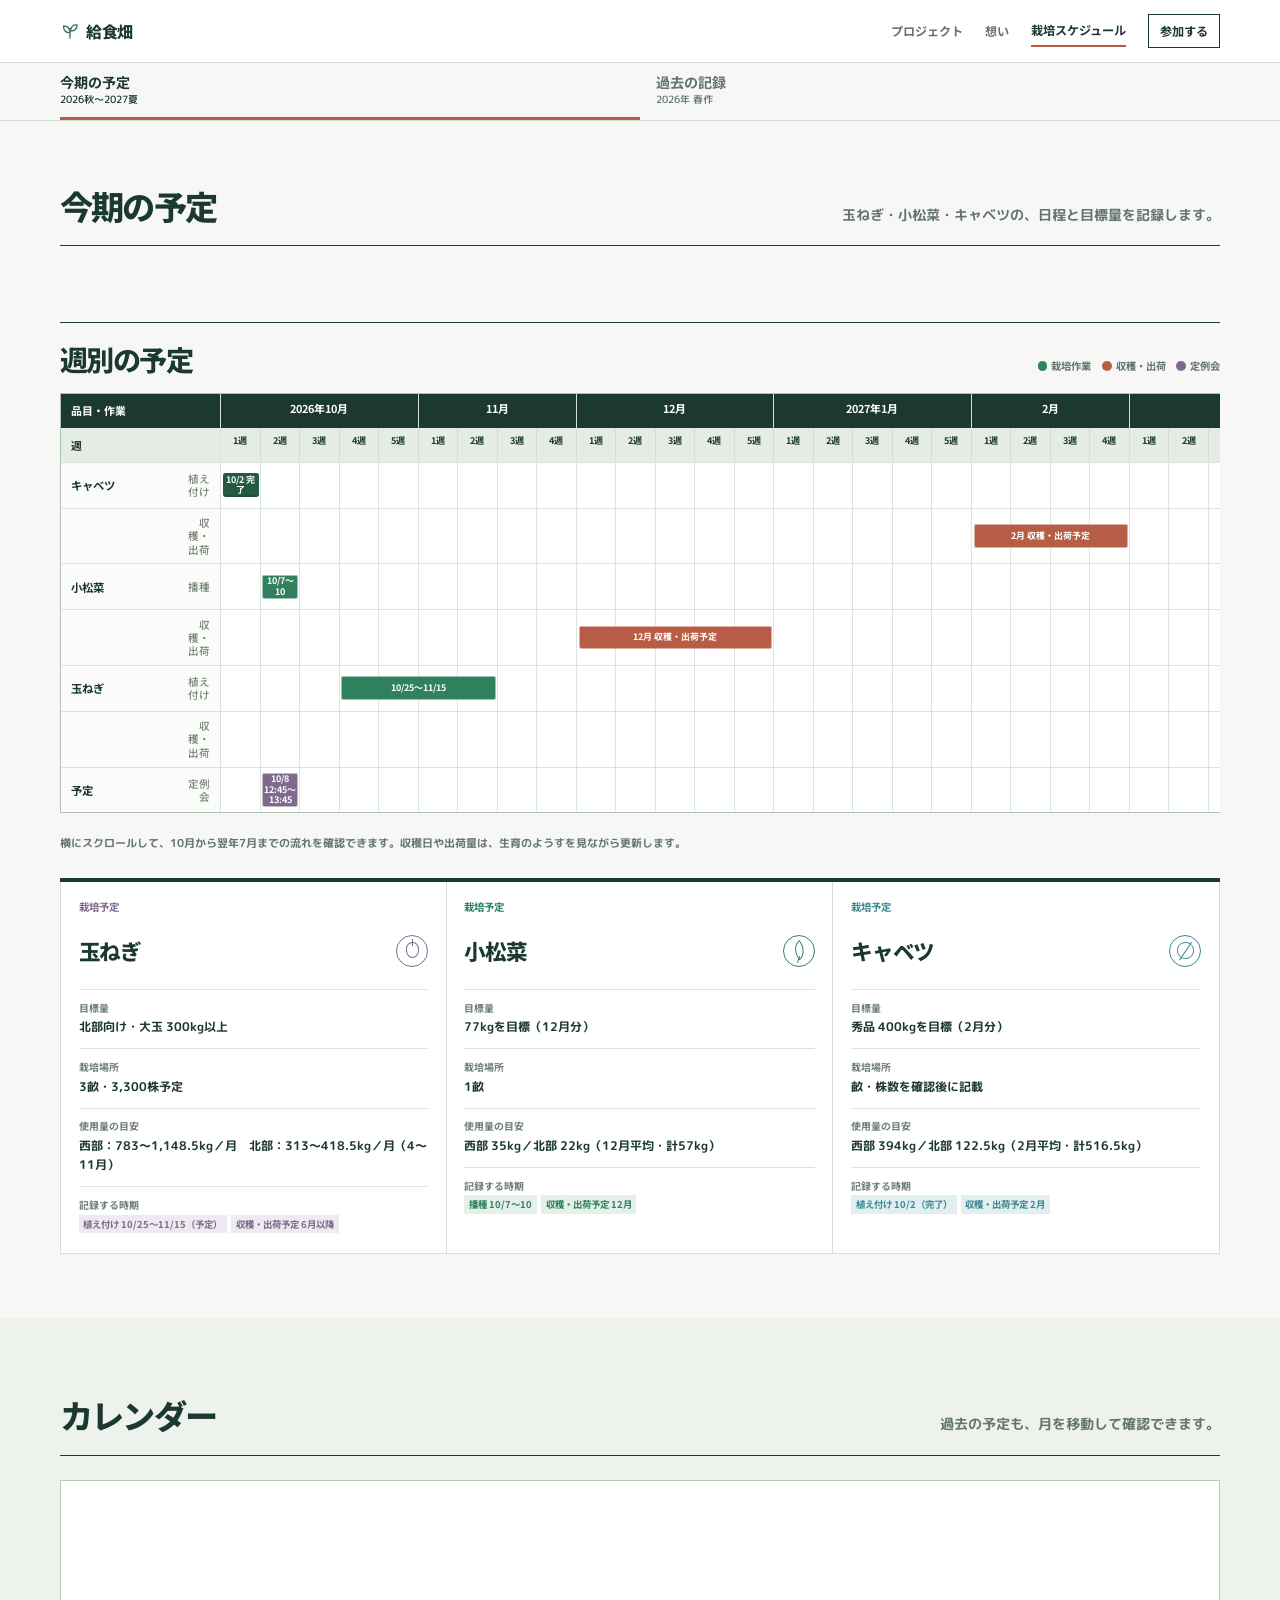
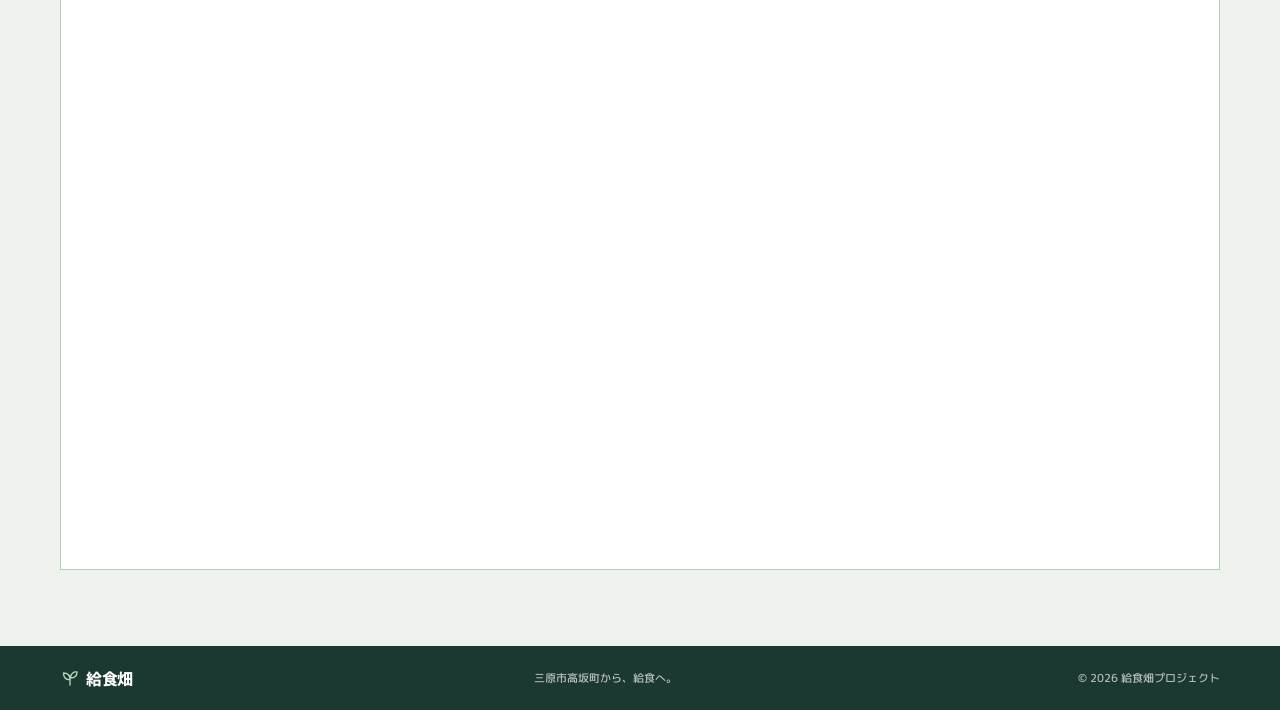
<file: 公開用/schedule.html>
<!doctype html>
<html lang="ja">
  <head>
    <meta charset="UTF-8" />
    <meta name="viewport" content="width=device-width, initial-scale=1" />
    <meta name="description" content="給食畑の栽培予定と過去の栽培記録。播種から収穫・出荷までの流れを確認できます。" />
    <title>栽培スケジュール | 給食畑</title>
    <link rel="preconnect" href="https://fonts.googleapis.com" />
    <link rel="preconnect" href="https://fonts.gstatic.com" crossorigin />
    <link href="https://fonts.googleapis.com/css2?family=M+PLUS+Rounded+1c:wght@400;500;700&family=Noto+Sans+JP:wght@500;600;700;800&display=swap" rel="stylesheet" />
    <link rel="icon" href="data:image/svg+xml,%3Csvg xmlns='http://www.w3.org/2000/svg' viewBox='0 0 64 64'%3E%3Cpath d='M31 58V21M31 34C16 35 10 25 10 14c13-1 21 6 21 20M33 25c3-13 11-18 22-17 0 13-8 20-22 20' fill='none' stroke='%231c3931' stroke-width='5' stroke-linecap='round'/%3E%3C/svg%3E" />
        <link rel="stylesheet" href="assets/css/schedule.css" />
  </head>
  <body>
    <a class="skip-link" href="#main">本文へ移動</a>
    <header class="site-header"><div class="site-header__inner"><a class="brand" href="index.html" aria-label="給食畑 トップページ"><svg class="brand__mark" viewBox="0 0 40 40" aria-hidden="true"><path d="M20 34V15M20 23C11 24 7 18 7 10c8 0 13 4 13 13M21 18c2-8 7-11 13-10 0 8-5 12-13 12" /></svg><span>給食畑</span></a><nav aria-label="主要メニュー"><a href="index.html#about">プロジェクト</a><a href="index.html#story">想い</a><a class="is-current" href="schedule.html" aria-current="page">栽培スケジュール</a><a class="header-cta" href="index.html#contact">参加する</a></nav></div></header>

    <main id="main">
      <section class="season-navigation" aria-label="表示する栽培期を選ぶ"><div class="content-width"><div class="season-tabs" role="tablist" aria-label="栽培期"><button id="tab-plan" class="season-tab is-active" type="button" role="tab" aria-selected="true" aria-controls="panel-plan" data-season-tab="plan"><span class="season-tab__index">01</span><span>今期の予定<small>2026秋〜2027夏</small></span></button><button id="tab-spring-2026" class="season-tab" type="button" role="tab" aria-selected="false" aria-controls="panel-spring-2026" data-season-tab="spring-2026"><span class="season-tab__index">02</span><span>過去の記録<small>2026年 春作</small></span></button></div></div></section>

      <section id="panel-plan" class="season-panel season-panel--plan" role="tabpanel" aria-labelledby="tab-plan" data-season-panel="plan"><div class="content-width"><div class="section-intro"><div><p class="section-kicker">今期の栽培計画</p><h1>今期の予定</h1></div><p>玉ねぎ・小松菜・キャベツの、日程と目標量を記録します。</p></div><section class="plan-gantt-section" aria-labelledby="plan-gantt-title"><div class="section-heading section-heading--gantt"><div><h2 id="plan-gantt-title">週別の予定</h2></div><div class="legend" aria-label="ガント表の凡例"><span><i class="legend__swatch legend__swatch--work"></i>栽培作業</span><span><i class="legend__swatch legend__swatch--harvest"></i>収穫・出荷</span><span><i class="legend__swatch legend__swatch--meeting"></i>定例会</span></div></div><div class="gantt-scroll" tabindex="0" aria-label="2026年秋から2027年7月までの週別栽培予定。横にスクロールして確認できます。"><div id="plan-gantt" class="gantt-chart"></div></div><p class="plan-gantt-note">横にスクロールして、10月から翌年7月までの流れを確認できます。収穫日や出荷量は、生育のようすを見ながら更新します。</p></section><div id="plan-crops" class="crop-ledger" aria-live="polite"></div></div></section>

      <section id="panel-spring-2026" class="season-panel season-panel--archive" role="tabpanel" aria-labelledby="tab-spring-2026" data-season-panel="spring-2026" hidden><div class="content-width"><div class="section-intro section-intro--archive"><div><p class="section-kicker">2026年 春作の記録</p><h2>過去の予定と実績</h2></div><p>当時の予定と実績を、今期の計画と分けて保管しています。</p></div><section class="delivery-summary" aria-labelledby="april-summary-title"><div class="delivery-summary__title"><p class="section-kicker">4月の納入</p><h3 id="april-summary-title">納入記録</h3></div><div class="summary-grid summary-grid--single"><article><p>小松菜</p><strong>初納品</strong><small>4/24／数量確認中</small></article></div></section><section class="delivery-summary" aria-labelledby="spring-summary-title"><div class="delivery-summary__title"><p class="section-kicker">5月の納入</p><h3 id="spring-summary-title">納入実績</h3></div><div class="summary-grid"><article><p>小松菜</p><strong>67.6<span>kg</span></strong><small>西部・北部 合計</small></article><article><p>青梗菜</p><strong>54.4<span>kg</span></strong><small>西部・北部 合計</small></article><article><p>キャベツ</p><strong>86.6<span>kg</span></strong><small>北部 合計</small></article></div></section><section class="archive-gantt-section" aria-labelledby="archive-gantt-title"><div class="section-heading section-heading--gantt"><div><p class="section-kicker">週別の記録</p><h3 id="archive-gantt-title">ガントチャート</h3></div><div class="legend" aria-label="ガント表の凡例"><span><i class="legend__swatch legend__swatch--work"></i>作業</span><span><i class="legend__swatch legend__swatch--harvest"></i>収穫</span><span><i class="legend__swatch legend__swatch--delivery"></i>出荷可能</span></div></div><div class="crop-filter" aria-label="品目で表示を絞り込む"><span>表示する品目</span><div id="crop-filter-buttons"></div></div><div class="gantt-scroll" tabindex="0" aria-label="2026年春作の週別ガント表。横にスクロールして確認できます。"><div id="archive-gantt" class="gantt-chart"></div></div><p class="gantt-note">横にスクロールすると、3月から7月までの週別の流れを確認できます。</p></section><section class="archive-list-section" aria-labelledby="archive-list-title"><div class="section-heading"><p class="section-kicker">月別の記録</p><h3 id="archive-list-title">月ごとの予定</h3></div><div id="archive-list" class="monthly-list"></div></section></div></section>

      <section class="calendar-section" aria-labelledby="calendar-title"><div class="content-width"><div class="section-intro section-intro--calendar"><div><p class="section-kicker">詳細</p><h2 id="calendar-title">カレンダー</h2></div><p>過去の予定も、月を移動して確認できます。</p></div><div class="calendar-frame"><iframe title="給食畑のGoogleカレンダー" src="https://calendar.google.com/calendar/embed?src=kyushokubatake%40gmail.com&ctz=Asia%2FTokyo" frameborder="0" scrolling="no"></iframe></div></div></section>
    </main>

    <footer class="site-footer"><a class="brand brand--footer" href="index.html"><svg class="brand__mark" viewBox="0 0 40 40" aria-hidden="true"><path d="M20 34V15M20 23C11 24 7 18 7 10c8 0 13 4 13 13M21 18c2-8 7-11 13-10 0 8-5 12-13 12" /></svg><span>給食畑</span></a><p>三原市高坂町から、給食へ。</p><small>&copy; 2026 給食畑プロジェクト</small></footer>
        <script src="assets/js/schedule.js"></script>
  </body>
</html>
</file>
<file: 公開用/assets/css/schedule.css>
:root { --ink:#1c3931; --green:#34735c; --paper:#f7f8f6; --white:#fff; --line:#d3ded5; --muted:#64756d; --soil:#b85d45; --water:#628b9b; --onion:#7f6a8d; --komatsuna:#31815f; --cabbage:#3e8790; --delivery:#4e759b; --content:1160px; }
      * { box-sizing:border-box; }
      html { scroll-behavior:smooth; }
      body { margin:0; background:var(--paper); color:var(--ink); font-family:"M PLUS Rounded 1c","Hiragino Maru Gothic ProN","Yu Gothic",sans-serif; font-size:15px; font-weight:500; line-height:1.72; }
      button { font:inherit; cursor:pointer; }
      a { color:inherit; text-underline-offset:.2em; }
      h1,h2,h3,h4 { margin:0; font-family:"Noto Sans JP","Hiragino Kaku Gothic ProN","Yu Gothic",sans-serif; font-weight:800; letter-spacing:-.055em; line-height:1.28; }
      a:focus-visible,button:focus-visible,.gantt-scroll:focus-visible { outline:3px solid #d6a849; outline-offset:3px; }
      .skip-link { position:fixed; z-index:100; top:.5rem; left:.5rem; transform:translateY(-150%); padding:.4rem .7rem; background:var(--ink); color:white; font-weight:700; }
      .skip-link:focus { transform:translateY(0); }
      .content-width { width:min(var(--content),calc(100% - 3rem)); margin:auto; }

      .site-header { border-bottom:1px solid var(--line); background:var(--white); }
      .site-header__inner { width:min(var(--content),calc(100% - 3rem)); min-height:62px; margin:auto; display:flex; align-items:center; justify-content:space-between; gap:1.5rem; }
      .brand { display:inline-flex; align-items:center; gap:.4rem; font-family:"Noto Sans JP",sans-serif; font-size:1rem; font-weight:800; letter-spacing:-.04em; line-height:1; text-decoration:none; white-space:nowrap; }
      .brand__mark { width:1.25rem; height:1.25rem; fill:none; stroke:var(--green); stroke-linecap:round; stroke-linejoin:round; stroke-width:2.7; }
      nav { display:flex; gap:clamp(.6rem,1.7vw,1.5rem); align-items:center; font-family:"Noto Sans JP",sans-serif; font-size:.76rem; font-weight:700; }
      nav>a { padding:.3rem 0; color:var(--muted); text-decoration:none; }
      nav>a.is-current { border-bottom:2px solid var(--soil); color:var(--ink); }
      .header-cta { padding:.36rem .7rem; border:1px solid var(--ink); color:var(--ink); }

      .season-navigation { position:sticky; z-index:10; top:0; border-bottom:1px solid var(--line); background:rgba(247,248,246,.97); backdrop-filter:blur(10px); }
      .season-tabs { display:grid; grid-template-columns:repeat(2,minmax(0,1fr)); }
      .season-tab { min-height:57px; padding:.55rem 0; border:0; border-bottom:3px solid transparent; background:transparent; color:var(--muted); text-align:left; font-family:"Noto Sans JP",sans-serif; font-size:.88rem; font-weight:700; line-height:1.25; }
      .season-tab+.season-tab { padding-left:1rem; }
      .season-tab__index { display:none; }
      .season-tab small { display:block; margin-top:.1rem; font-family:"M PLUS Rounded 1c",sans-serif; font-size:.64rem; font-weight:500; }
      .season-tab.is-active { border-color:var(--soil); color:var(--ink); }

      .season-panel { padding:clamp(2.4rem,5vw,4.5rem) 0; }
      .season-panel[hidden] { display:none; }
      .section-intro { display:flex; align-items:baseline; justify-content:space-between; gap:2rem; padding-bottom:1.1rem; border-bottom:1px solid var(--ink); }
      .section-intro h1,.section-intro h2 { font-size:clamp(1.45rem,2.6vw,2.2rem); }
      .section-intro>p { max-width:34rem; margin:0; color:var(--muted); font-size:.87rem; font-weight:700; }
      .section-kicker { display:none; }

      .crop-ledger { display:grid; grid-template-columns:repeat(3,minmax(0,1fr)); margin-top:1.6rem; border-top:4px solid var(--entry-color, var(--ink)); }
      .crop-entry { min-width:0; padding:1rem 1.1rem 1.2rem; border-right:1px solid var(--line); border-bottom:1px solid var(--line); background:var(--white); }
      .crop-entry:first-child { border-left:1px solid var(--line); }
      .crop-entry--onion { --entry-color:var(--onion); --entry-pale:#eeeaf1; }
      .crop-entry--komatsuna { --entry-color:var(--komatsuna); --entry-pale:#e4f0e9; }
      .crop-entry--cabbage { --entry-color:var(--cabbage); --entry-pale:#e2eff0; }
      .crop-entry__number { display:block; margin-bottom:1.15rem; color:var(--entry-color); font-family:"Noto Sans JP",sans-serif; font-size:.65rem; font-weight:700; }
      .crop-entry__name { display:flex; align-items:center; justify-content:space-between; gap:.5rem; }
      .crop-entry__name h3 { font-size:1.35rem; }
      .crop-glyph { position:relative; flex:0 0 auto; width:2rem; height:2rem; border:1.5px solid var(--entry-color); border-radius:50%; }
      .crop-glyph::before,.crop-glyph::after { position:absolute; content:""; }
      .crop-entry--onion .crop-glyph::before { top:.43rem; left:.55rem; width:.72rem; height:.84rem; border:1.4px solid var(--entry-color); border-radius:48% 48% 52% 52%; }
      .crop-entry--onion .crop-glyph::after { top:.2rem; left:.93rem; height:.43rem; border-left:1.4px solid var(--entry-color); }
      .crop-entry--komatsuna .crop-glyph::before { top:.4rem; left:.61rem; width:.7rem; height:.9rem; border:1.4px solid var(--entry-color); border-radius:100% 0 100% 0; transform:rotate(-40deg); }
      .crop-entry--komatsuna .crop-glyph::after { top:1.25rem; left:.92rem; height:.46rem; border-left:1.4px solid var(--entry-color); transform:rotate(18deg); }
      .crop-entry--cabbage .crop-glyph::before { inset:.43rem; border:1.4px solid var(--entry-color); border-radius:50%; }
      .crop-entry--cabbage .crop-glyph::after { top:.28rem; left:.92rem; width:1px; height:1.4rem; background:var(--entry-color); transform:rotate(34deg); }
      .crop-entry dl { display:grid; gap:.72rem; margin:1.4rem 0 0; }
      .crop-entry dl>div { padding-top:.55rem; border-top:1px solid color-mix(in srgb,var(--entry-color) 20%,white); }
      dt { color:#718179; font-family:"Noto Sans JP",sans-serif; font-size:.62rem; font-weight:700; }
      dd { margin:.1rem 0 0; font-size:.78rem; font-weight:700; line-height:1.55; }
      .crop-entry__milestones dd { display:flex; flex-wrap:wrap; gap:.25rem; }
      .crop-entry__milestones dd span { padding:.13rem .3rem; background:var(--entry-pale); color:var(--entry-color); font-family:"Noto Sans JP",sans-serif; font-size:.59rem; font-weight:700; }

      .plan-gantt-section { margin-top:clamp(3rem,6vw,4.75rem); padding-top:1.1rem; border-top:1px solid var(--ink); }
      .plan-gantt-section .section-heading { margin-bottom:.75rem; }
      .plan-gantt-section .section-heading--gantt { display:flex; align-items:baseline; justify-content:space-between; gap:1.5rem; }
      .plan-gantt-section .section-heading h2 { font-size:clamp(1.3rem,2.2vw,1.8rem); }
      .plan-gantt-section .gantt-chart { min-width:1940px; }
      .gantt-bar.gantt-bar--complete { background:#245a43; box-shadow:inset 0 -2px 0 rgba(0,0,0,.12); }
      .gantt-bar--planned { box-shadow:inset 0 0 0 1px rgba(255,255,255,.52); }
      .gantt-bar--meeting { background:var(--onion); }
      .plan-gantt-note { margin:.65rem 0 0; color:var(--muted); font-size:.68rem; font-weight:700; }
      .gantt-note { margin:.65rem 0 0; color:var(--muted); font-size:.68rem; font-weight:700; }

      .season-panel--archive { background:#e7efe8; }
      .section-intro--archive { margin-bottom:2.3rem; }
      .delivery-summary { display:grid; grid-template-columns:10.5rem 1fr; gap:2rem; align-items:start; padding:1.1rem 0; border-top:1px solid var(--ink); border-bottom:1px solid #becdc0; }
      .delivery-summary__title h3 { font-size:1.05rem; }
      .summary-grid { display:grid; grid-template-columns:repeat(3,1fr); gap:1px; background:#bdcbbf; }.summary-grid--single { grid-template-columns:minmax(0,1fr); }
      .summary-grid article { min-width:0; padding:.8rem .9rem; background:var(--white); border-top:3px solid var(--komatsuna); }
      .summary-grid article:nth-child(2) { border-color:var(--water); }
      .summary-grid article:nth-child(3) { border-color:var(--soil); }
      .summary-grid p,.summary-grid small { display:block; margin:0; color:var(--muted); font-family:"Noto Sans JP",sans-serif; font-size:.63rem; font-weight:700; }
      .summary-grid strong { display:block; margin:.35rem 0 .22rem; font-family:"Noto Sans JP",sans-serif; font-size:clamp(1.5rem,2.5vw,2.25rem); font-weight:800; letter-spacing:-.09em; line-height:1; }
      .summary-grid strong span { margin-left:.1rem; font-size:.64em; letter-spacing:0; }

      .archive-gantt-section { margin-top:3.6rem; }
      .section-heading { margin-bottom:.9rem; }
      .section-heading--gantt { display:flex; align-items:baseline; justify-content:space-between; gap:1.5rem; }
      .section-heading h3 { font-size:clamp(1.2rem,2vw,1.6rem); }
      .legend { display:flex; flex-wrap:wrap; justify-content:flex-end; gap:.65rem; color:var(--muted); font-family:"Noto Sans JP",sans-serif; font-size:.64rem; font-weight:700; }
      .legend span { display:inline-flex; align-items:center; gap:.25rem; }
      .legend__swatch { width:.62rem; height:.62rem; border-radius:50%; background:var(--komatsuna); }
      .legend__swatch--harvest { background:var(--soil); }.legend__swatch--delivery { background:var(--delivery); }.legend__swatch--meeting { background:var(--onion); }
      .crop-filter { display:flex; align-items:center; gap:.7rem; margin:0 0 .75rem; color:var(--muted); font-size:.68rem; font-weight:700; }
      .crop-filter>div { display:flex; flex-wrap:wrap; gap:.25rem; }
      .crop-filter button { padding:.18rem .45rem; border:1px solid #aabbb0; border-radius:999px; background:transparent; color:var(--ink); font-family:"Noto Sans JP",sans-serif; font-size:.61rem; font-weight:700; }
      .crop-filter button[aria-pressed="true"] { border-color:var(--green); background:var(--green); color:white; }
      .gantt-scroll { overflow-x:auto; padding:.25rem 0 .65rem; }
      .gantt-chart { min-width:1140px; overflow:hidden; border:1px solid #afc0b4; background:white; }
      .gantt-header,.gantt-row { display:grid; grid-template-columns:10rem 1fr; }
      .gantt-header>span,.gantt-row__label { padding:.48rem .62rem; border-right:1px solid #dbe4dc; }
      .gantt-header>span,.gantt-header__months span { background:var(--ink); color:white; font-family:"Noto Sans JP",sans-serif; font-size:.68rem; font-weight:700; }
      .gantt-header__months,.gantt-header__weeks,.gantt-track { display:grid; grid-template-columns:repeat(var(--columns),minmax(0,1fr)); }
      .gantt-header__months span,.gantt-header__weeks span { padding:.35rem; border-right:1px solid #d5ded6; text-align:center; }
      .gantt-header--weeks>span,.gantt-header__weeks span { background:#e5ece5; color:var(--ink); }
      .gantt-header__weeks span { font-family:"Noto Sans JP",sans-serif; font-size:.57rem; font-weight:700; }
      .gantt-row { min-height:2.85rem; border-top:1px solid #dbe4dc; }.gantt-row--sub { min-height:2.55rem; }.gantt-row.is-filtered { display:none; }
      .gantt-row__label { display:grid; grid-template-columns:1fr 2rem; align-items:center; gap:.3rem; background:#fbfcfa; font-family:"Noto Sans JP",sans-serif; font-size:.66rem; line-height:1.25; }
      .gantt-row__label strong { font-size:.71rem; }.gantt-row__label span { color:#77867b; text-align:right; }
      .gantt-track { align-items:center; background-image:repeating-linear-gradient(to right,transparent 0,transparent calc((100% / var(--columns)) - 1px),#dde6de calc((100% / var(--columns)) - 1px),#dde6de calc(100% / var(--columns))); }
      .gantt-bar { display:grid; place-items:center; min-height:1.48rem; margin:.28rem .12rem; padding:.08rem; border-radius:.15rem; color:white; font-family:"Noto Sans JP",sans-serif; font-size:.56rem; font-weight:700; line-height:1.15; text-align:center; }
      .gantt-bar--work { background:var(--komatsuna); }.gantt-bar--harvest { background:var(--soil); }.gantt-bar--delivery { background:var(--delivery); }

      .archive-list-section { margin-top:3.7rem; }
      .monthly-list { display:grid; grid-template-columns:repeat(5,minmax(0,1fr)); border-top:1px solid var(--ink); }
      .month-record { min-width:0; padding:.85rem .75rem 1rem; border-right:1px solid #b9c9bb; border-bottom:1px solid #b9c9bb; background:rgba(255,255,255,.48); }
      .month-record:first-child { border-left:1px solid #b9c9bb; }
      .month-record h4 { margin:0 0 .9rem; font-size:1.3rem; }
      .month-record__period+.month-record__period { margin-top:.7rem; padding-top:.65rem; border-top:1px solid #cbd8cc; }
      .month-record__period p { margin:0 0 .25rem; color:var(--green); font-family:"Noto Sans JP",sans-serif; font-size:.59rem; font-weight:700; }
      .month-record__period ul { display:grid; gap:.34rem; margin:0; padding:0; list-style:none; font-size:.68rem; font-weight:700; line-height:1.5; }
      .month-record__period li { position:relative; padding-left:.62rem; }.month-record__period li::before { position:absolute; top:.38rem; left:0; width:.24rem; height:.24rem; border-radius:50%; background:var(--soil); content:""; }

      .calendar-section { padding:clamp(3rem,6vw,5rem) 0; background:#edf2ed; }.section-intro--calendar { margin-bottom:1.5rem; }
      .calendar-frame { height:clamp(480px,64vw,690px); overflow:hidden; border:1px solid #b8c8ba; background:white; }.calendar-frame iframe { width:100%; height:100%; border:0; }
      .site-footer { display:flex; align-items:center; justify-content:space-between; gap:1rem; padding:1.35rem max(1.5rem,calc((100% - var(--content))/2)); background:var(--ink); color:white; }.brand--footer { color:white; }.brand--footer .brand__mark { stroke:#b9d2bd; }.site-footer p,.site-footer small { margin:0; color:rgba(255,255,255,.65); font-size:.66rem; }

      @media(max-width:800px) { .section-intro { display:block; }.section-intro>p { margin-top:.65rem; }.delivery-summary { grid-template-columns:1fr; gap:1rem; }.monthly-list { grid-template-columns:repeat(3,minmax(0,1fr)); }.month-record:nth-child(4) { border-left:1px solid #b9c9bb; } }
      @media(max-width:680px) { .site-header__inner { min-height:58px; }nav>a:not(.is-current),.header-cta { display:none; }.content-width,.site-header__inner { width:calc(100% - 2rem); }.season-panel { padding:2.2rem 0; }.crop-ledger { grid-template-columns:1fr; }.crop-entry,.crop-entry:first-child { display:grid; grid-template-columns:7.5rem 1fr; gap:1rem; border-left:1px solid var(--line); }.crop-entry__number { margin-bottom:.55rem; }.crop-entry dl { margin:0; }.plan-gantt-section .section-heading--gantt { display:block; }.plan-gantt-section .legend { justify-content:flex-start; margin-top:.6rem; }.section-heading--gantt { display:block; }.legend { justify-content:flex-start; margin-top:.6rem; }.summary-grid { grid-template-columns:1fr; }.summary-grid article { display:grid; grid-template-columns:1fr auto; align-items:center; }.summary-grid strong { grid-row:span 2; grid-column:2; margin:0; }.summary-grid small { grid-column:1; }.monthly-list { grid-template-columns:1fr; }.month-record,.month-record:nth-child(4) { border-left:1px solid #b9c9bb; }.site-footer { display:grid; justify-items:start; gap:.25rem; } }
      @media(max-width:400px) { body { font-size:14px; }.season-tab { min-height:53px; font-size:.76rem; }.season-tab+.season-tab { padding-left:.55rem; }.crop-entry,.crop-entry:first-child { grid-template-columns:1fr; }.crop-filter { display:block; }.crop-filter>div { margin-top:.4rem; } }
      @media(prefers-reduced-motion:reduce) { html { scroll-behavior:auto; } }
</file>
